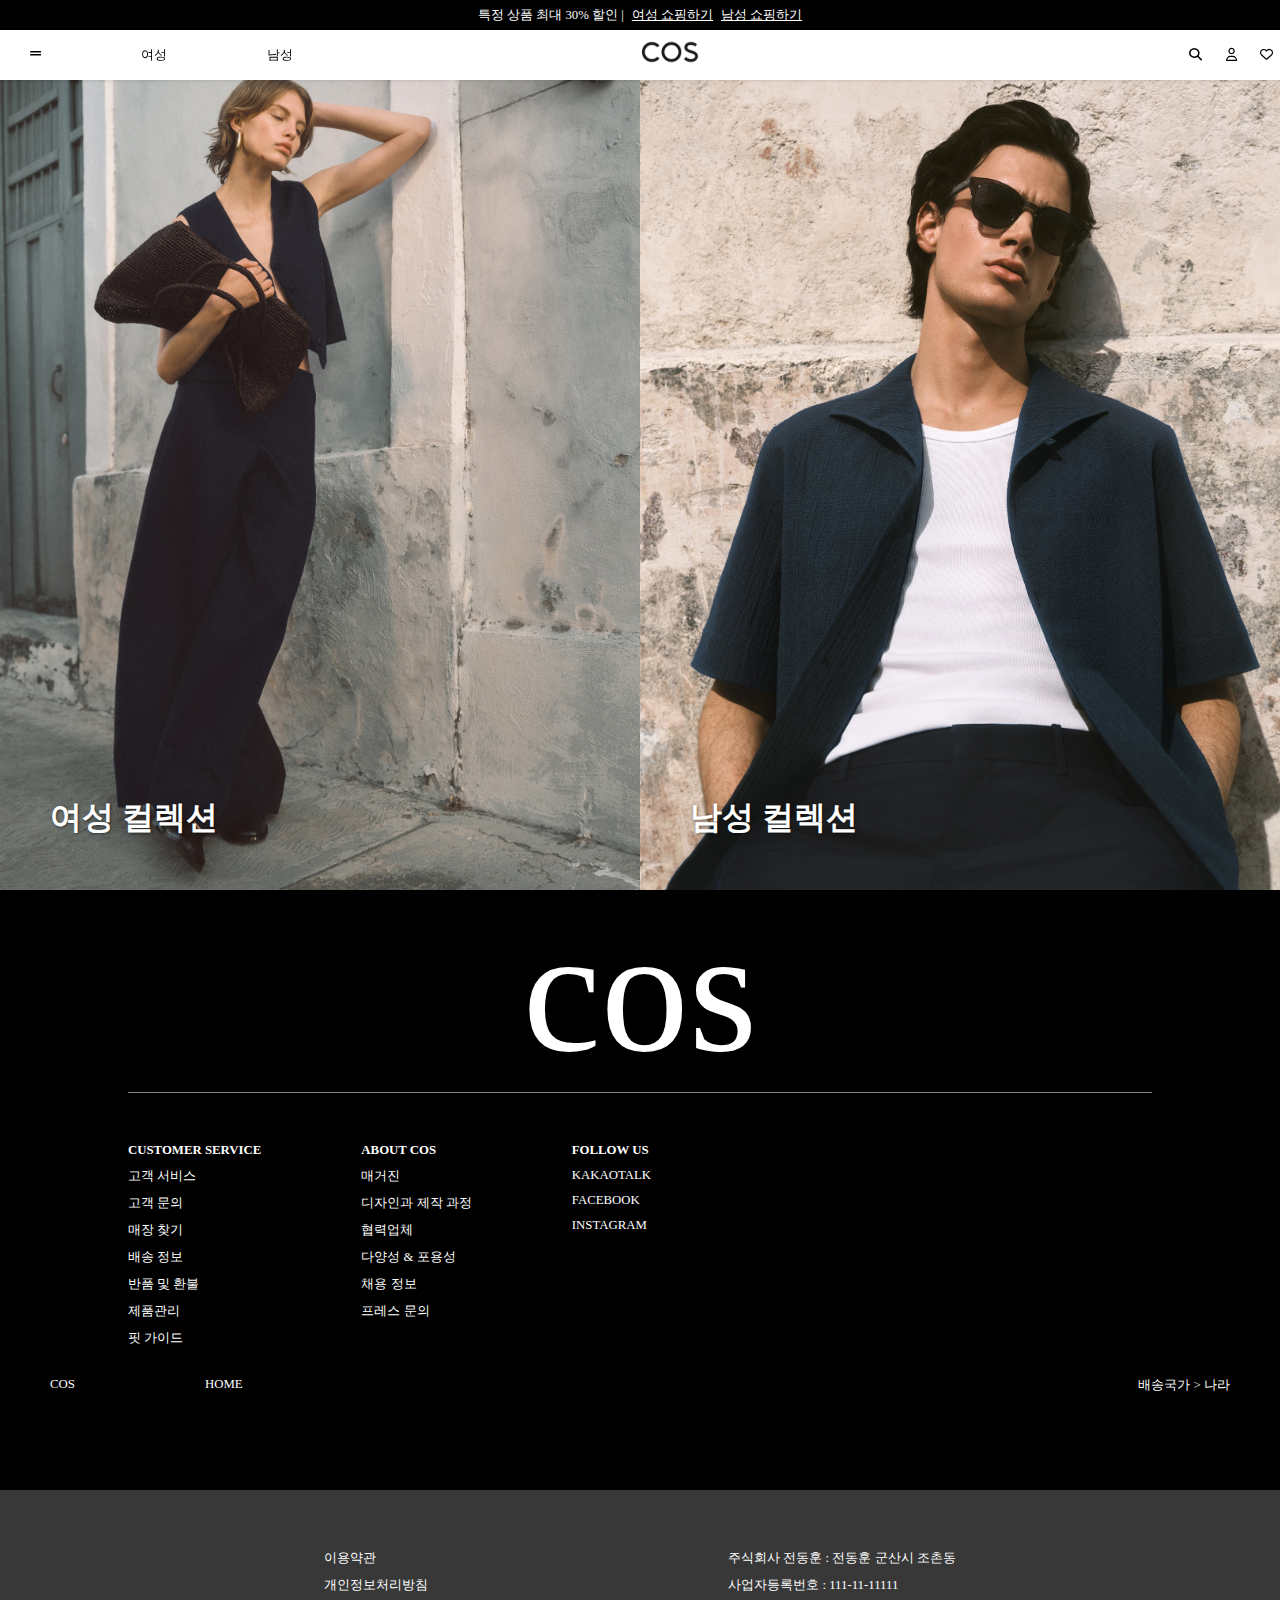
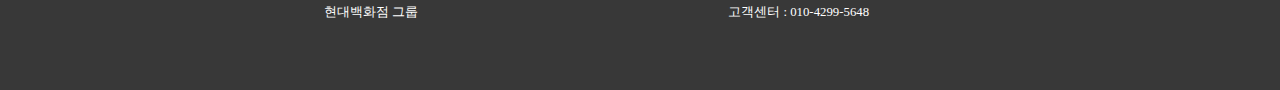
<file: html/index.html>
<!DOCTYPE html>
<html lang="ko">
<head>
  <meta charset="UTF-8" />
  <meta name="viewport" content="width=device-width, initial-scale=1.0" />
  <link rel="stylesheet" href="https://cdnjs.cloudflare.com/ajax/libs/font-awesome/6.5.0/css/all.min.css">
  <title>COS 스타일 쇼핑몰</title>
  <link rel="stylesheet" href="../css/style.css" />
</head>
<body>
  <header>
     <div class="discount-pop-up">
        <div>특정 상품 최대 30% 할인 |</div>
        <span><a href="#">여성 쇼핑하기</a></span>
        <span><a href="#">남성 쇼핑하기</a></span>
     </div>
     <div class="nav">
        <div class="nav-menu">
          <div class="nav-menu__button">
            <button id="menu-open" class="nav-menu__button">
              <i class="fa-solid fa-grip-lines"></i>
            </button>
          </div>
          <div class="nav-menu__item nav-menu__item--women">
            <a href="#">여성</a>
          </div>
          <div class="nav-menu__item nav-menu__item--men">
            <a href="#">남성</a>
          </div>
        </div>
        <div class="nav-title">
          <img src="../images/cos-title.jpg" width="80" alt="COS 로고">
        </div>
        <div class="nav-item">
          <a href="#"><i class="fa-solid fa-magnifying-glass"></i></a>
          <!-- 로그인이 안 되어 있으면 로그인으로 이동 -->
          <a href="#" id="login-btn"><i class="fa-regular fa-user"></i></a> 
          <a href="#"><i class="fa-regular fa-heart"></i></a>
          <a href="#"><i class="fa-solid fa-cart-shopping"></i></a>
        </div>
     </div>
  </header>

  <section class="collection-section">
    <div class="collection left">
      <a href="product_list.html?category=women">
        <div class="overlay">
          <span>여성 컬렉션</span>
        </div>
      </a>
    </div>
    <div class="collection right">
      <a href="product_list.html?category=men">
        <div class="overlay">
          <span>남성 컬렉션</span>
        </div>
      </a>
    </div>
  </section>

  <footer>
    <div class="footer-box">
      <div class="footer__logo">cos</div>
      <div class="footer__menu">
        <div class="footer__section footer__section--customer">
          <div class="container-title">CUSTOMER SERVICE</div>
          <div><a href="#">고객 서비스</a></div>
          <div><a href="#">고객 문의</a></div>
          <div><a href="#">매장 찾기</a></div>
          <div><a href="#">배송 정보</a></div>
          <div><a href="#">반품 및 환불</a></div>
          <div><a href="#">제품관리</a></div>
          <div><a href="#">핏 가이드</a></div>
        </div>
        <div class="footer__section footer__section--about">
          <div class="container-title">ABOUT COS</div>
          <div><a href="#">매거진</a></div>
          <div><a href="#">디자인과 제작 과정</a></div>
          <div><a href="#">협력업체</a></div>
          <div><a href="#">다양성 & 포용성</a></div>
          <div><a href="#">채용 정보</a></div>
          <div><a href="#">프레스 문의</a></div>
        </div>
        <div class="footer__section footer__section--social">
          <div class="container-title">FOLLOW US</div>
          <div><a href="#">KAKAOTALK</a></div>
          <div><a href="#">FACEBOOK</a></div>
          <div><a href="#">INSTAGRAM</a></div>
        </div>
      </div>
      <div class="footer-location">
        <div class="go-home">
          <div>COS</div>
          <div><a href="#">HOME</a></div>
        </div>
        <div class="delivery-country">
          <a href="#">배송국가 > 나라</a>
        </div>
      </div>
    </div>
    <div class="footer-second-box">
      <div class="terms-of-use">
        <div><a href="#">이용약관</a></div>
        <div><a href="#">개인정보처리방침</a></div>
        <div><a href="#">현대백화점 그룹</a></div>
      </div>
      <div class="address">
        <div>주식회사 전동훈 : 전동훈 군산시 조촌동</div>
        <div>사업자등록번호 : 111-11-11111</div>
        <div>고객센터 : 010-4299-5648</div>
      </div>
    </div>
  </footer>

  <!-- 오버레이 메뉴 -->
<div id="overlay-menu" class="overlay-menu">
  <div class="overlay-menu__header">
    <button id="menu-close" class="overlay-menu__close">&times;</button>
    <div class="overlay-menu__nav">
      <span>여성</span>
      <span>남성</span>
    </div>
  </div>

  <div class="overlay-menu__inner">
    <div class="overlay-menu__column">
      <strong>CLOTHING</strong>
      <div>신상품</div>
      <div>트렌딩 나우</div>
      <div>셔츠 & 블라우스</div>
      <div>니트웨어 & 가디건</div>
      <div>진</div>
    </div>
    <div class="overlay-menu__column">
      <strong>ACCESSORIES</strong>
      <div>가방</div>
      <div>신발</div>
      <div>모자 & 하이브리드</div>
    </div>
    <div class="overlay-menu__column">
      <strong>EDITS</strong>
      <div>2025 봄 여름 컬렉션</div>
      <div>리넨 컬렉션</div>
      <div>온라인 익스클루시브</div>
    </div>
  </div>
</div>

<!-- 로그인 모달 -->
<div class="modal" id="login-modal">
  <div class="modal__content">
    <button class="modal__close" id="login-close">&times;</button>
    <div class="modal__title">
      <div>로그인</div>
      <div><a href="#" id="go-signup">회원가입</a></div>
    </div>
    
    <label for="login-id" class="login__label">아이디 또는 이메일</label>
    <input type="text" id="login-id" name="login-id">

    <label for="login-pw" class="login__label">비밀번호</label>
    <input type="password" id="login-pw" name="login-pw">

    <button class="modal__submit">로그인</button>
    <div class="login__info__find">
      <div class="login__info__find__id"><a>아이디 찾기</a></div>
      <div class="login__info__find__password"><a>비밀번호 찾기</a></div>
    </div>
    <div class="login__sns">SNS 계정을 연동해 간편하게 로그인해보세요</div>
    <div class="login__sns__method">
      <button id="login__kakao">
        <img src="../images/kakao.png" width="15px;">카카오톡
      </button>
      <button id="login__naver">
        <img src="../images/naver.png" width="15px;">네이버
      </button>
    </div>
    <div class="guest__order__inquiry"><a>비회원주문조회</a></div>
  </div>
</div>

<!-- 회원가입 모달 -->
<div class="modal" id="signup-modal">
  <div class="modal__content">
    <button class="modal__close" id="signup-close">&times;</button>
    <div class="modal__title">
      <div>회원가입</div>
    </div>

    <form id="signup-form">
      <label class="signup__label" for="signup-username">아이디</label>
      <input type="text" id="signup-username" required>

      <label class="signup__label" for="signup-email">이메일</label>
      <input type="email" id="signup-email" required>

      <label class="signup__label" for="signup-password">비밀번호</label>
      <input type="password" id="signup-password" required>

      <label class="signup__label" for="signup-confirm">비밀번호 확인</label>
      <input type="password" id="signup-confirm" required>

      <label class="signup__label" for="signup-username">전화번호</label>
      <input type="text" id="signup-username" required>

      <button type="submit" class="modal__submit">가입하기</button>
    </form>
  </div>
</div>

<script>
  const loginBtn = document.getElementById("login-btn");
  const loginModal = document.getElementById("login-modal");
  const loginClose = document.getElementById("login-close");

  const signupModal = document.getElementById("signup-modal");
  const signupClose = document.getElementById("signup-close");
  const goSignup = document.getElementById("go-signup");

  // 로그인 모달 열기
  loginBtn.addEventListener("click", () => {
    loginModal.style.display = "flex";
  });

  // 로그인 모달 닫기
  loginClose.addEventListener("click", () => {
    loginModal.style.display = "none";
  });

  // 바깥 영역 클릭 시 닫기
  window.addEventListener("click", (e) => {
    if (e.target === loginModal) loginModal.style.display = "none";
    if (e.target === signupModal) signupModal.style.display = "none";
  });

  // 로그인 → 회원가입 이동
  goSignup.addEventListener("click", (e) => {
    e.preventDefault();
    loginModal.style.display = "none";
    signupModal.style.display = "flex";
  });

  // 회원가입 모달 닫기
  signupClose.addEventListener("click", () => {
    signupModal.style.display = "none";
  });
</script>

</body>
</html>
</file>
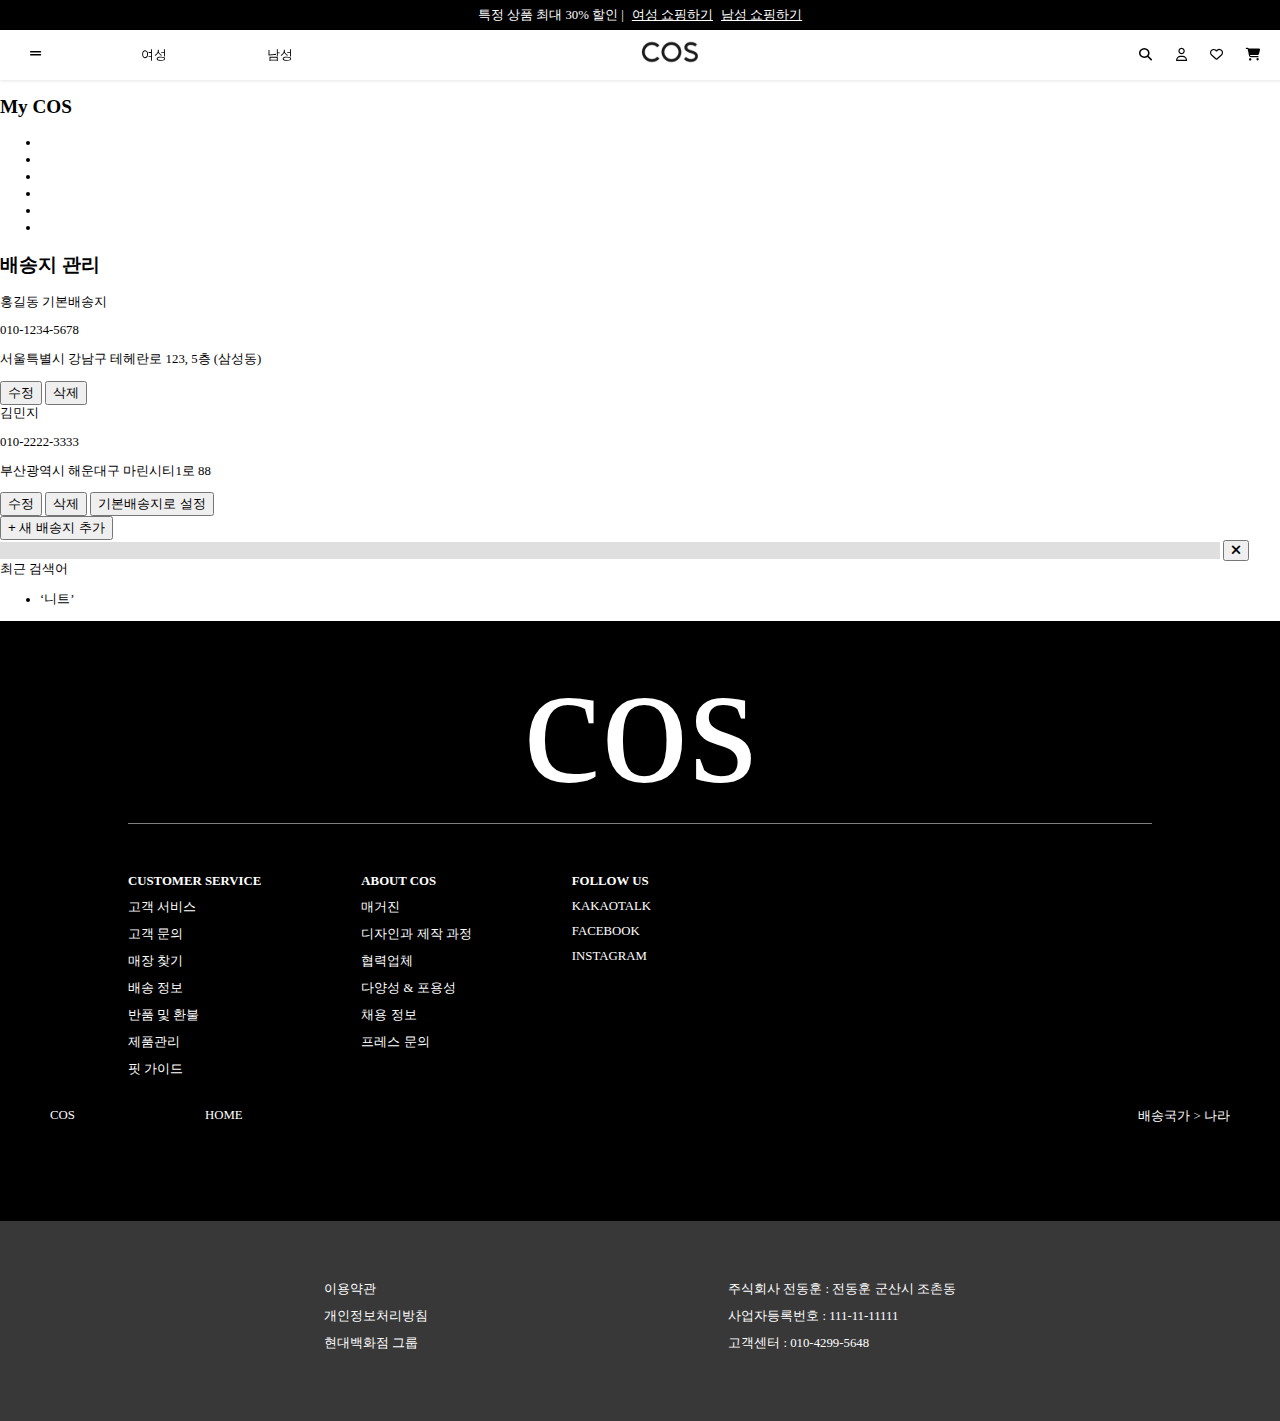
<file: html/address_manage.html>
<!DOCTYPE html>
<html lang="en">
<head>
    <meta charset="UTF-8">
    <meta name="viewport" content="width=device-width, initial-scale=1.0">
    <title>주소록 | COS 스타일 쇼핑몰</title>
    <link rel="stylesheet" href="../css/style.css" />
    <link rel="stylesheet" href="https://cdnjs.cloudflare.com/ajax/libs/font-awesome/6.5.0/css/all.min.css" />
    <script src="../js/common.js" defer></script>
</head>
<body>
    <!-- 헤더 (include 또는 fetch로 불러오는 방식 가능) -->
    <div id="header"></div>

    <main class="mypage">
  <div class="mypage-container">

    <!-- 좌측 메뉴 -->
    <nav class="mypage-nav">
      <h2>My COS</h2>
      <ul>
        <li><a href="my_page.html">회원정보</a></li>
        <li><a href="order_list.html">주문/배송</a></li>
        <li><a href="wishlist.html">위시리스트</a></li>
        <li class="active"><a href="address_manage.html">배송지관리</a></li>
        <li><a href="inquiry_list.html">1:1 문의</a></li>
        <li><a href="#" id="logoutBtn">로그아웃</a></li>
      </ul>
    </nav>

    <!-- 우측 배송지 관리 -->
    <section class="mypage-content address-manage">
      <h2>배송지 관리</h2>

      <div class="address-list">

  <!-- ✅ 기본 배송지 (맨 위) -->
  <div class="address-card">
    <div class="address-header">
      <span class="address-name">홍길동</span>
      <span class="address-default">기본배송지</span>
    </div>
    <div class="address-info">
      <p>010-1234-5678</p>
      <p>서울특별시 강남구 테헤란로 123, 5층 (삼성동)</p>
    </div>
    <div class="address-buttons">
      <button class="btn-edit">수정</button>
      <button class="btn-delete">삭제</button>
    </div>
  </div>

  <!-- ✅ 일반 배송지 (기본으로 변경 가능) -->
  <div class="address-card">
    <div class="address-header">
      <span class="address-name">김민지</span>
    </div>
    <div class="address-info">
      <p>010-2222-3333</p>
      <p>부산광역시 해운대구 마린시티1로 88</p>
    </div>
    <div class="address-buttons">
      <button class="btn-edit">수정</button>
      <button class="btn-delete">삭제</button>
      <button class="btn-set-default">기본배송지로 설정</button>
    </div>
  </div>

  <!-- 🔁 나머지도 같은 구조 반복 -->
</div>


      <div class="address-add-btn">
        <button>+ 새 배송지 추가</button>
      </div>
    </section>
  </div>

  <!-- 오버레이 메뉴 -->
<div id="overlay-menu" class="overlay-menu">
  <div class="overlay-menu__header">
    <button id="menu-close" class="overlay-menu__close">&times;</button>
    <div class="overlay-menu__nav">
      <span>여성</span>
      <span>남성</span>
    </div>
  </div>

  <div class="overlay-menu__inner">
    <div class="overlay-menu__column">
      <strong>CLOTHING</strong>
      <a href="product_list.html?category=new">신상품</a>
      <a href="product_list.html?category=trending">트렌딩 나우</a>
      <a href="product_list.html?category=shirts">셔츠 & 블라우스</a>
      <a href="product_list.html?category=knit">니트웨어 & 가디건</a>
      <a href="product_list.html?category=jeans">진</a>
    </div>

    <div class="overlay-menu__column">
      <strong>ACCESSORIES</strong>
      <a href="product_list.html?category=bag">가방</a>
      <a href="product_list.html?category=shoes">신발</a>
      <a href="product_list.html?category=hat">모자 & 하이브리드</a>
    </div>

    <div class="overlay-menu__column">
      <strong>EDITS</strong>
      <a href="product_list.html?category=spring2025">2025 봄 여름 컬렉션</a>
      <a href="product_list.html?category=linen">리넨 컬렉션</a>
      <a href="product_list.html?category=exclusive">온라인 익스클루시브</a>
    </div>
  </div>
</div>

<!-- 검색창 오버레이 -->
<div id="search-overlay" class="search-overlay">
  <div class="search-header">
    <input type="text" id="search-input"/>
    <button id="search-close"><i class="fa-solid fa-xmark"></i></button>
  </div>

  <div class="search-section">
    <div class="search-label">최근 검색어</div>
    <ul class="search-list" id="recent-searches">
      <li>‘니트’</li>
    </ul>
  </div>
</div>

<!-- 로그인 모달 -->
<div class="modal" id="login-modal">
  <div class="modal__content">
    <button class="modal__close" id="login-close">&times;</button>
    <div class="modal__title">
      <div>로그인</div>
      <div><a href="#" id="go-signup">회원가입</a></div>
    </div>
    
    <label for="login-id" class="login__label">아이디 또는 이메일</label>
    <input type="text" id="login-id" name="login-id">

    <label for="login-pw" class="login__label">비밀번호</label>
    <input type="password" id="login-pw" name="login-pw">

    <button class="modal__submit">로그인</button>
    <div class="login__info__find">
      <div class="login__info__find__id"><a>아이디 찾기</a></div>
      <div class="login__info__find__password"><a>비밀번호 찾기</a></div>
    </div>
    <div class="login__sns">SNS 계정을 연동해 간편하게 로그인해보세요</div>
    <div class="login__sns__method">
      <button id="login__kakao">
        <img src="../images/kakao.png" width="15px;">카카오톡
      </button>
      <button id="login__naver">
        <img src="../images/naver.png" width="15px;">네이버
      </button>
    </div>
    <div class="guest__order__inquiry"><a>비회원주문조회</a></div>
  </div>
</div>

<!-- 회원가입 모달 -->
<div class="modal" id="signup-modal">
  <div class="modal__content">
    <button class="modal__close" id="signup-close">&times;</button>
    <div class="modal__title">
      <div>회원가입</div>
    </div>

    <form id="signup-form">
      <label class="signup__label" for="signup-username">아이디</label>
      <input type="text" id="signup-username" required>

      <label class="signup__label" for="signup-password">비밀번호</label>
      <input type="password" id="signup-password" required>

      <label class="signup__label" for="signup-confirm">비밀번호 확인</label>
      <input type="password" id="signup-confirm" required>

      <label class="signup__label" for="signup-email">이메일</label>
      <input type="email" id="signup-email" required>

      <label class="signup__label" for="signup-username">전화번호</label>
      <input type="text" id="signup-username" required>

      <button type="submit" class="modal__submit">가입하기</button>
    </form>
  </div>
</div>
</main>

    <!-- 푸터 -->
    <div id="footer"></div>
</body>
<script>
    // header/footer 공통 컴포넌트 불러오기
    fetch("header.html")
      .then(res => res.text())
      .then(data => document.getElementById("header").innerHTML = data);

    fetch("footer.html")
      .then(res => res.text())
      .then(data => document.getElementById("footer").innerHTML = data);

    // product_detail.js
    document.getElementById("add-to-cart")?.addEventListener("click", () => {
    // 나중엔 실제 장바구니에 데이터 저장 추가 가능
    location.href = "cart.html";  // 또는 basketList.html
});

        document.querySelectorAll(".btn-set-default").forEach(button => {
        button.addEventListener("click", () => {
            // 예: 서버에 기본 배송지 변경 요청 후
            // DOM 업데이트: 선택한 .address-card를 제일 위로 올리기
        });
        });
    </script>
</html>
</file>
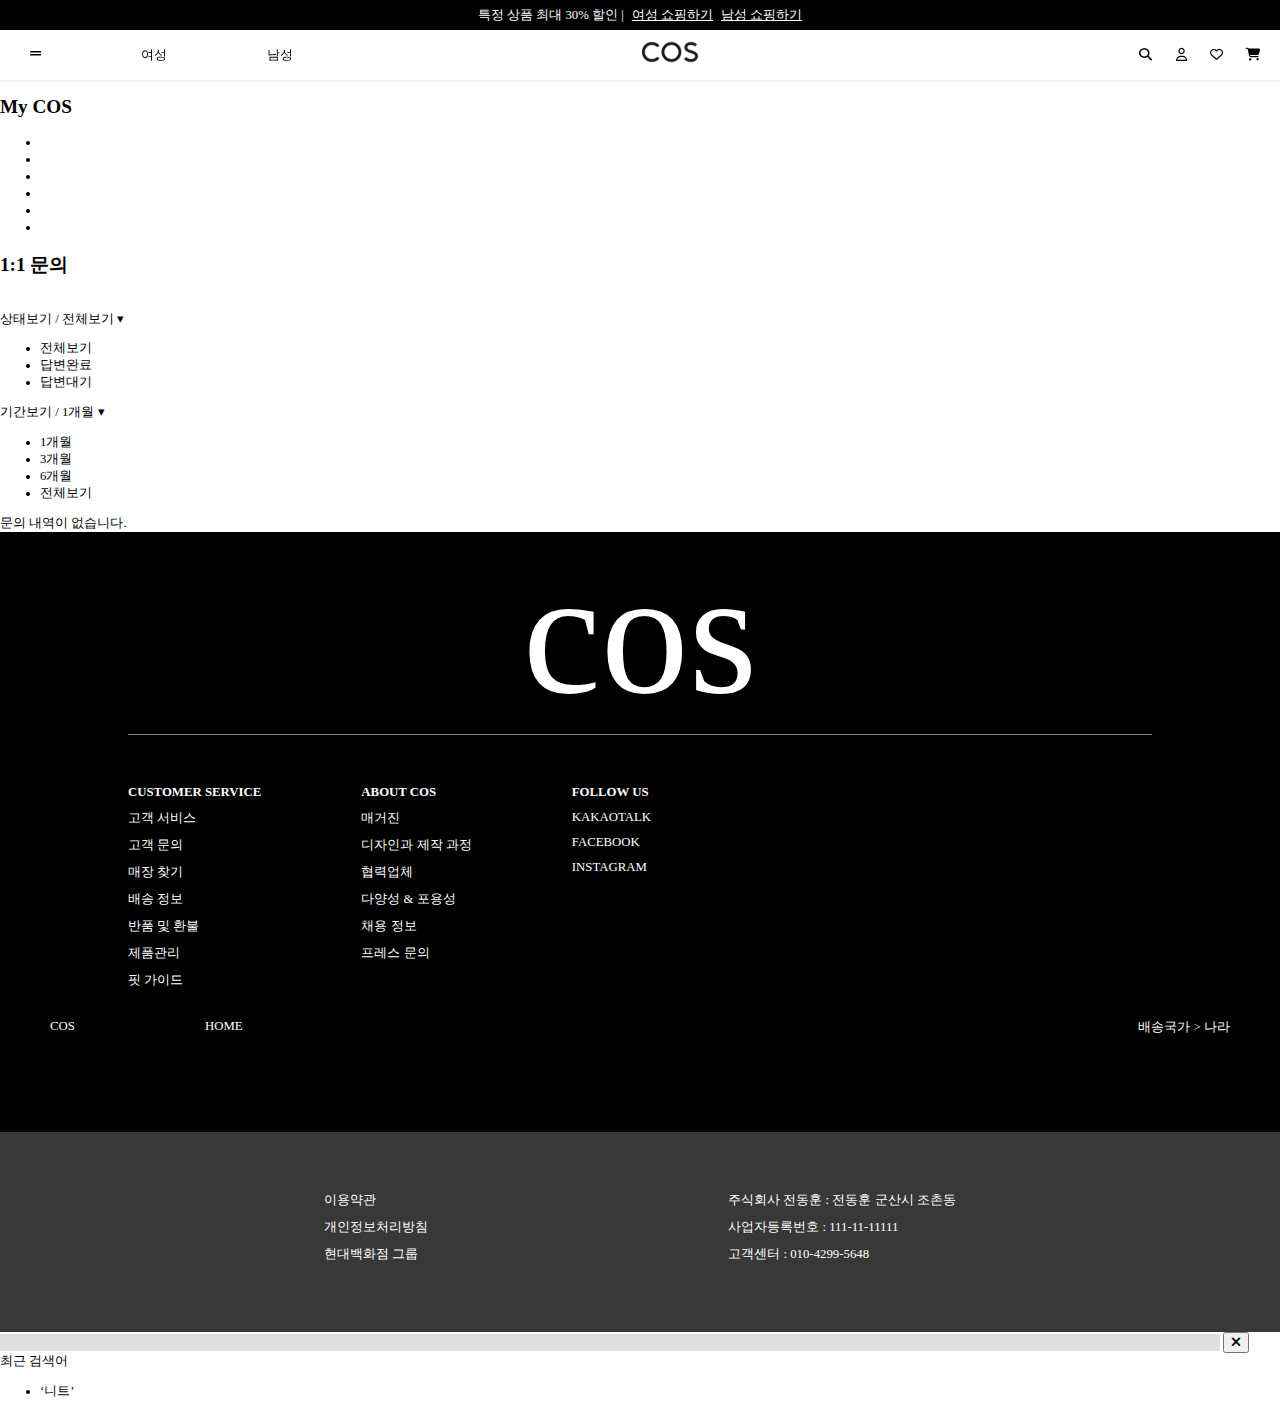
<file: html/inquiry_list.html>
<!DOCTYPE html>
<html lang="en">
<head>
    <meta charset="UTF-8">
    <meta name="viewport" content="width=device-width, initial-scale=1.0">
    <title>1:1 문의 | COS 스타일 쇼핑몰</title>
    <link rel="stylesheet" href="../css/style.css" />
    <link rel="stylesheet" href="https://cdnjs.cloudflare.com/ajax/libs/font-awesome/6.5.0/css/all.min.css" />
    <script src="../js/common.js" defer></script>
</head>
<body>
    <!-- 헤더 (include 또는 fetch로 불러오는 방식 가능) -->
    <div id="header"></div>

    <main class="mypage">
  <div class="mypage-container">

    <!-- 좌측 메뉴 -->
    <nav class="mypage-nav">
      <h2>My COS</h2>
      <ul>
        <li><a href="my_page.html">회원정보</a></li>
        <li><a href="order_list.html">주문/배송</a></li>
        <li><a href="wishlist.html">위시리스트</a></li>
        <li><a href="address_manage.html">배송지관리</a></li>
        <li  class="active"><a href="inquiry_list.html">1:1 문의</a></li>
        <li><a href="#" id="logoutBtn">로그아웃</a></li>
      </ul>
    </nav>

    <!-- 우측 1:1 문의 리스트 -->
    <section class="mypage-content">
      <div class="inquiry-header">
        <h2>1:1 문의</h2>
        <a href="inquiry_write.html" class="inquiry-write-btn">1:1 문의하기</a>
      </div>

      <div class="inquiry-filters">
  <!-- 상태 필터 -->
  <div class="filter-box">
    <div class="filter-selected" id="statusFilter">상태보기 / 전체보기 ▾</div>
    <ul class="filter-dropdown" id="statusDropdown">
      <li class="active">전체보기</li>
      <li>답변완료</li>
      <li>답변대기</li>
    </ul>
  </div>

  <!-- 기간 필터 -->
  <div class="filter-box">
    <div class="filter-selected" id="periodFilter">기간보기 / 1개월 ▾</div>
    <ul class="filter-dropdown" id="periodDropdown">
      <li class="active">1개월</li>
      <li>3개월</li>
      <li>6개월</li>
      <li>전체보기</li>
    </ul>
  </div>
</div>

      <!-- ✅ 문의가 없을 때 -->
      <div class="inquiry-empty">
        문의 내역이 없습니다.
      </div>

      <!-- ✅ 문의가 있을 때는 아래 테이블 -->
      <!-- <table class="inquiry-table">
        <thead>
          <tr>
            <th>문의일</th>
            <th>문의유형</th>
            <th>제목</th>
            <th>답변여부</th>
          </tr>
        </thead>
        <tbody>
          <tr>
            <td>2024-06-01</td>
            <td>배송문의</td>
            <td><a href="inquiry_detail.html?no=101">상품 배송이 지연되고 있어요</a></td>
            <td>답변완료</td>
          </tr>
        </tbody>
      </table> -->
    </section>
  </div>

  <!-- 오버레이 메뉴 -->
<div id="overlay-menu" class="overlay-menu">
  <div class="overlay-menu__header">
    <button id="menu-close" class="overlay-menu__close">&times;</button>
    <div class="overlay-menu__nav">
      <span>여성</span>
      <span>남성</span>
    </div>
  </div>

  <div class="overlay-menu__inner">
    <div class="overlay-menu__column">
      <strong>CLOTHING</strong>
      <a href="product_list.html?category=new">신상품</a>
      <a href="product_list.html?category=trending">트렌딩 나우</a>
      <a href="product_list.html?category=shirts">셔츠 & 블라우스</a>
      <a href="product_list.html?category=knit">니트웨어 & 가디건</a>
      <a href="product_list.html?category=jeans">진</a>
    </div>

    <div class="overlay-menu__column">
      <strong>ACCESSORIES</strong>
      <a href="product_list.html?category=bag">가방</a>
      <a href="product_list.html?category=shoes">신발</a>
      <a href="product_list.html?category=hat">모자 & 하이브리드</a>
    </div>

    <div class="overlay-menu__column">
      <strong>EDITS</strong>
      <a href="product_list.html?category=spring2025">2025 봄 여름 컬렉션</a>
      <a href="product_list.html?category=linen">리넨 컬렉션</a>
      <a href="product_list.html?category=exclusive">온라인 익스클루시브</a>
    </div>
  </div>
</div>

<!-- 푸터 -->
    <div id="footer"></div>

<!-- 검색창 오버레이 -->
<div id="search-overlay" class="search-overlay">
  <div class="search-header">
    <input type="text" id="search-input"/>
    <button id="search-close"><i class="fa-solid fa-xmark"></i></button>
  </div>

  <div class="search-section">
    <div class="search-label">최근 검색어</div>
    <ul class="search-list" id="recent-searches">
      <li>‘니트’</li>
    </ul>
  </div>
</div>

<!-- 로그인 모달 -->
<div class="modal" id="login-modal">
  <div class="modal__content">
    <button class="modal__close" id="login-close">&times;</button>
    <div class="modal__title">
      <div>로그인</div>
      <div><a href="#" id="go-signup">회원가입</a></div>
    </div>
    
    <label for="login-id" class="login__label">아이디 또는 이메일</label>
    <input type="text" id="login-id" name="login-id">

    <label for="login-pw" class="login__label">비밀번호</label>
    <input type="password" id="login-pw" name="login-pw">

    <button class="modal__submit">로그인</button>
    <div class="login__info__find">
      <div class="login__info__find__id"><a>아이디 찾기</a></div>
      <div class="login__info__find__password"><a>비밀번호 찾기</a></div>
    </div>
    <div class="login__sns">SNS 계정을 연동해 간편하게 로그인해보세요</div>
    <div class="login__sns__method">
      <button id="login__kakao">
        <img src="../images/kakao.png" width="15px;">카카오톡
      </button>
      <button id="login__naver">
        <img src="../images/naver.png" width="15px;">네이버
      </button>
    </div>
    <div class="guest__order__inquiry"><a>비회원주문조회</a></div>
  </div>
</div>

<!-- 회원가입 모달 -->
<div class="modal" id="signup-modal">
  <div class="modal__content">
    <button class="modal__close" id="signup-close">&times;</button>
    <div class="modal__title">
      <div>회원가입</div>
    </div>

    <form id="signup-form">
      <label class="signup__label" for="signup-username">아이디</label>
      <input type="text" id="signup-username" required>

      <label class="signup__label" for="signup-password">비밀번호</label>
      <input type="password" id="signup-password" required>

      <label class="signup__label" for="signup-confirm">비밀번호 확인</label>
      <input type="password" id="signup-confirm" required>

      <label class="signup__label" for="signup-email">이메일</label>
      <input type="email" id="signup-email" required>

      <label class="signup__label" for="signup-username">전화번호</label>
      <input type="text" id="signup-username" required>

      <button type="submit" class="modal__submit">가입하기</button>
    </form>
  </div>
</div>
</main>
</body>
<script>
    // header/footer 공통 컴포넌트 불러오기
    fetch("header.html")
      .then(res => res.text())
      .then(data => document.getElementById("header").innerHTML = data);

    fetch("footer.html")
      .then(res => res.text())
      .then(data => document.getElementById("footer").innerHTML = data);

    // product_detail.js
    document.getElementById("add-to-cart")?.addEventListener("click", () => {
    // 나중엔 실제 장바구니에 데이터 저장 추가 가능
    location.href = "cart.html";  // 또는 basketList.html
});

    // 드롭다운 열기/닫기
document.getElementById("statusFilter").addEventListener("click", () => {
  document.getElementById("statusDropdown").classList.toggle("show");
});
document.getElementById("periodFilter").addEventListener("click", () => {
  document.getElementById("periodDropdown").classList.toggle("show");
});

// 외부 클릭 시 닫기
document.addEventListener("click", (e) => {
  if (!e.target.closest(".filter-box")) {
    document.querySelectorAll(".filter-dropdown").forEach(drop => drop.classList.remove("show"));
  }
});

// ✅ 상태 필터 항목 클릭 시
document.querySelectorAll("#statusDropdown li").forEach(item => {
  item.addEventListener("click", () => {
    const value = item.innerText;
    document.getElementById("statusFilter").innerText = `상태보기 / ${value} ▾`;

    // 필터 로직 실행
    // filterByStatus(value);
  });
});

// ✅ 기간 필터 항목 클릭 시
document.querySelectorAll("#periodDropdown li").forEach(item => {
  item.addEventListener("click", () => {
    const value = item.innerText;
    document.getElementById("periodFilter").innerText = `기간보기 / ${value} ▾`;

    // 필터 로직 실행
    // filterByPeriod(value);
  });
});

</script>
</html>
</file>
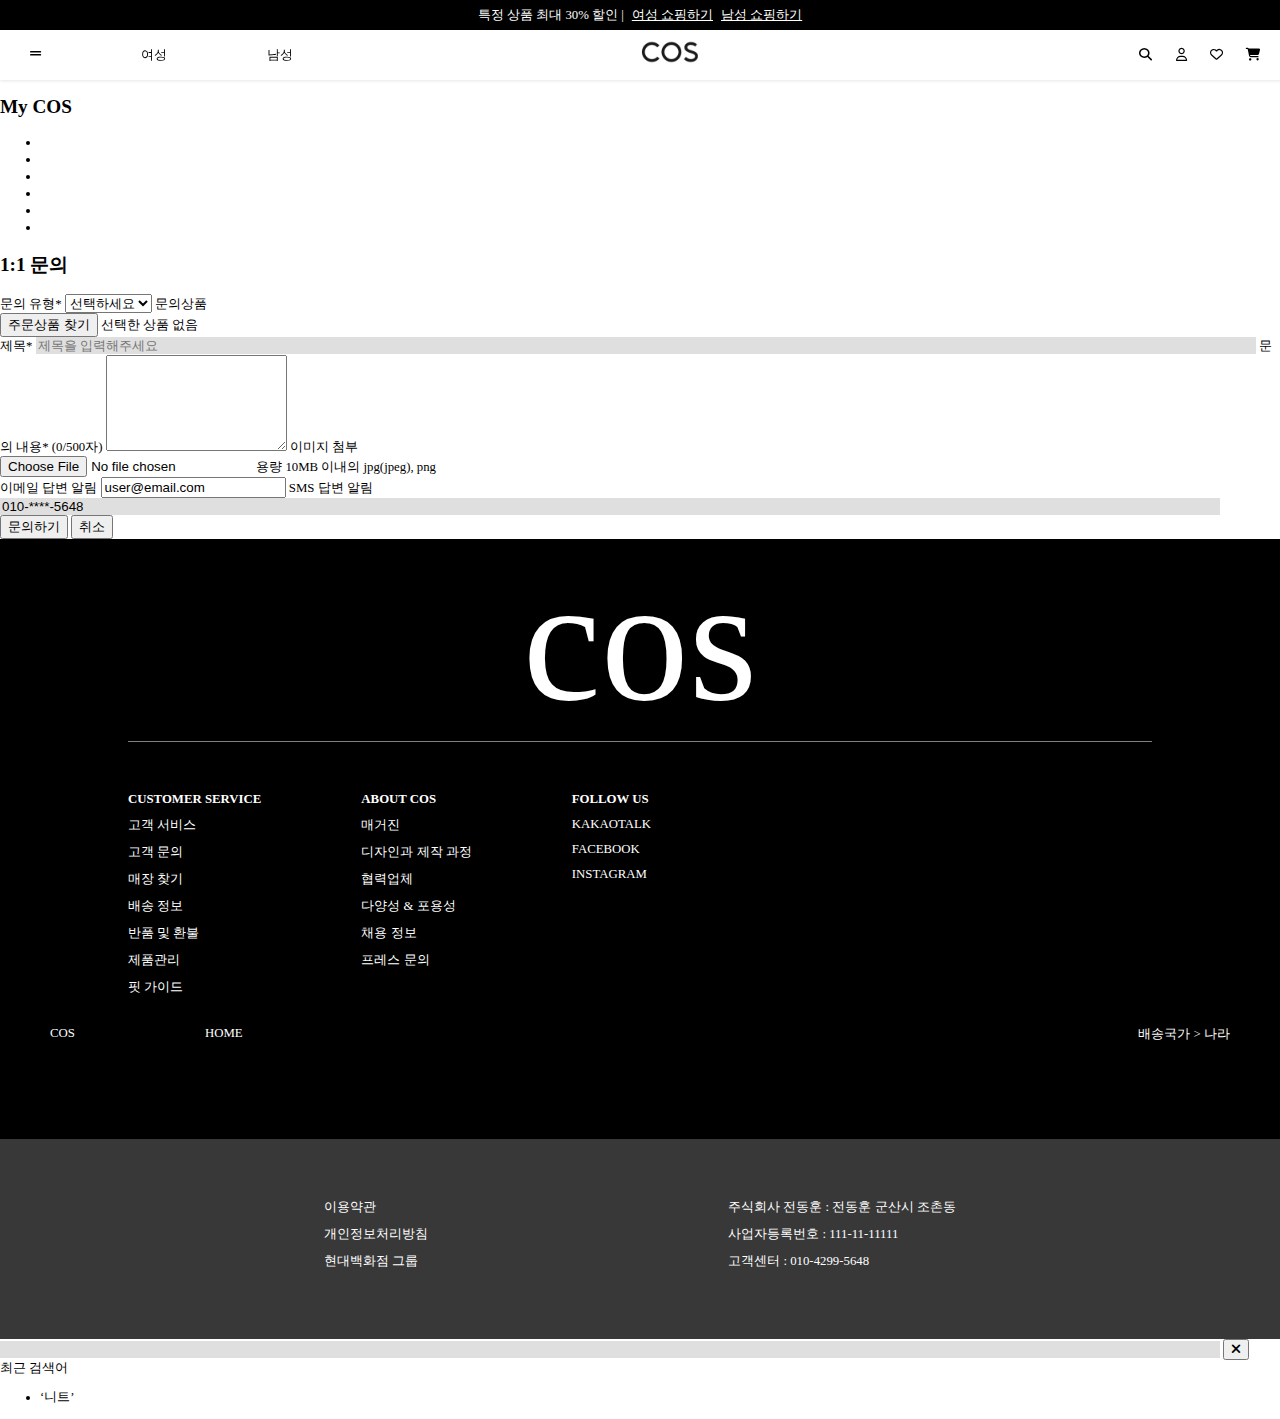
<file: html/inquiry_write.html>
<!DOCTYPE html>
<html lang="en">
<head>
    <meta charset="UTF-8">
    <meta name="viewport" content="width=device-width, initial-scale=1.0">
        <title>1:1 문의 작성 | COS 스타일 쇼핑몰</title>
    <link rel="stylesheet" href="../css/style.css" />
    <link rel="stylesheet" href="https://cdnjs.cloudflare.com/ajax/libs/font-awesome/6.5.0/css/all.min.css" />
    <script src="../js/common.js" defer></script>
</head>
<body>
    <!-- 헤더 (include 또는 fetch로 불러오는 방식 가능) -->
    <div id="header"></div>

    <main class="mypage">
  <div class="mypage-container">
    <!-- 좌측 네비게이션 -->
    <nav class="mypage-nav">
      <h2>My COS</h2>
      <ul>
        <li><a href="my_page.html">회원정보</a></li>
        <li><a href="order_list.html">주문/배송</a></li>
        <li><a href="wishlist.html">위시리스트</a></li>
        <li><a href="address_manage.html">배송지관리</a></li>
        <li class="active"><a href="inquiry_list.html">1:1 문의</a></li>
        <li><a href="#" id="logoutBtn">로그아웃</a></li>
      </ul>
    </nav>

    <!-- 문의 작성 영역 -->
    <section class="mypage-content inquiry-write">
      <h2>1:1 문의</h2>

      <form class="inquiry-form">
        <!-- 문의 유형 -->
        <label for="category">문의 유형*</label>
        <select id="category" required>
          <option value="">선택하세요</option>
          <option value="배송문의">배송문의</option>
          <option value="상품문의">상품문의</option>
          <option value="교환/반품">교환/반품</option>
          <option value="기타">기타</option>
        </select>

        <!-- 문의 상품 -->
        <label>문의상품</label>
        <div class="product-select">
          <button type="button">주문상품 찾기</button>
          <span class="product-selected">선택한 상품 없음</span>
        </div>

        <!-- 제목 -->
        <label for="title">제목*</label>
        <input type="text" id="title" required placeholder="제목을 입력해주세요" />

        <!-- 내용 -->
        <label for="content">문의 내용* (0/500자)</label>
        <textarea id="content" rows="6" maxlength="500" required></textarea>

        <!-- 이미지 첨부 -->
        <label>이미지 첨부</label>
        <div class="file-box">
          <input type="file" accept=".jpg,.jpeg,.png" />
          <span>용량 10MB 이내의 jpg(jpeg), png</span>
        </div>

        <!-- 답변 연락처 -->
        <label>이메일 답변 알림</label>
        <input type="email" value="user@email.com" />

        <label>SMS 답변 알림</label>
        <input type="text" value="010-****-5648" />

        <!-- 버튼 -->
        <div class="form-buttons">
          <button type="submit" class="submit-btn">문의하기</button>
          <button type="reset" class="cancel-btn">취소</button>
        </div>
      </form>
    </section>
  </div>
</main>

    <!-- 푸터 -->
    <div id="footer"></div>
    
<!-- 검색창 오버레이 -->
<div id="search-overlay" class="search-overlay">
  <div class="search-header">
    <input type="text" id="search-input"/>
    <button id="search-close"><i class="fa-solid fa-xmark"></i></button>
  </div>

  <div class="search-section">
    <div class="search-label">최근 검색어</div>
    <ul class="search-list" id="recent-searches">
      <li>‘니트’</li>
    </ul>
  </div>
</div>

<!-- 로그인 모달 -->
<div class="modal" id="login-modal">
  <div class="modal__content">
    <button class="modal__close" id="login-close">&times;</button>
    <div class="modal__title">
      <div>로그인</div>
      <div><a href="#" id="go-signup">회원가입</a></div>
    </div>
    
    <label for="login-id" class="login__label">아이디 또는 이메일</label>
    <input type="text" id="login-id" name="login-id">

    <label for="login-pw" class="login__label">비밀번호</label>
    <input type="password" id="login-pw" name="login-pw">

    <button class="modal__submit">로그인</button>
    <div class="login__info__find">
      <div class="login__info__find__id"><a>아이디 찾기</a></div>
      <div class="login__info__find__password"><a>비밀번호 찾기</a></div>
    </div>
    <div class="login__sns">SNS 계정을 연동해 간편하게 로그인해보세요</div>
    <div class="login__sns__method">
      <button id="login__kakao">
        <img src="../images/kakao.png" width="15px;">카카오톡
      </button>
      <button id="login__naver">
        <img src="../images/naver.png" width="15px;">네이버
      </button>
    </div>
    <div class="guest__order__inquiry"><a>비회원주문조회</a></div>
  </div>
</div>

<!-- 회원가입 모달 -->
<div class="modal" id="signup-modal">
  <div class="modal__content">
    <button class="modal__close" id="signup-close">&times;</button>
    <div class="modal__title">
      <div>회원가입</div>
    </div>

    <form id="signup-form">
      <label class="signup__label" for="signup-username">아이디</label>
      <input type="text" id="signup-username" required>

      <label class="signup__label" for="signup-password">비밀번호</label>
      <input type="password" id="signup-password" required>

      <label class="signup__label" for="signup-confirm">비밀번호 확인</label>
      <input type="password" id="signup-confirm" required>

      <label class="signup__label" for="signup-email">이메일</label>
      <input type="email" id="signup-email" required>

      <label class="signup__label" for="signup-username">전화번호</label>
      <input type="text" id="signup-username" required>

      <button type="submit" class="modal__submit">가입하기</button>
    </form>
  </div>
</div>
</body>
</html>
</file>
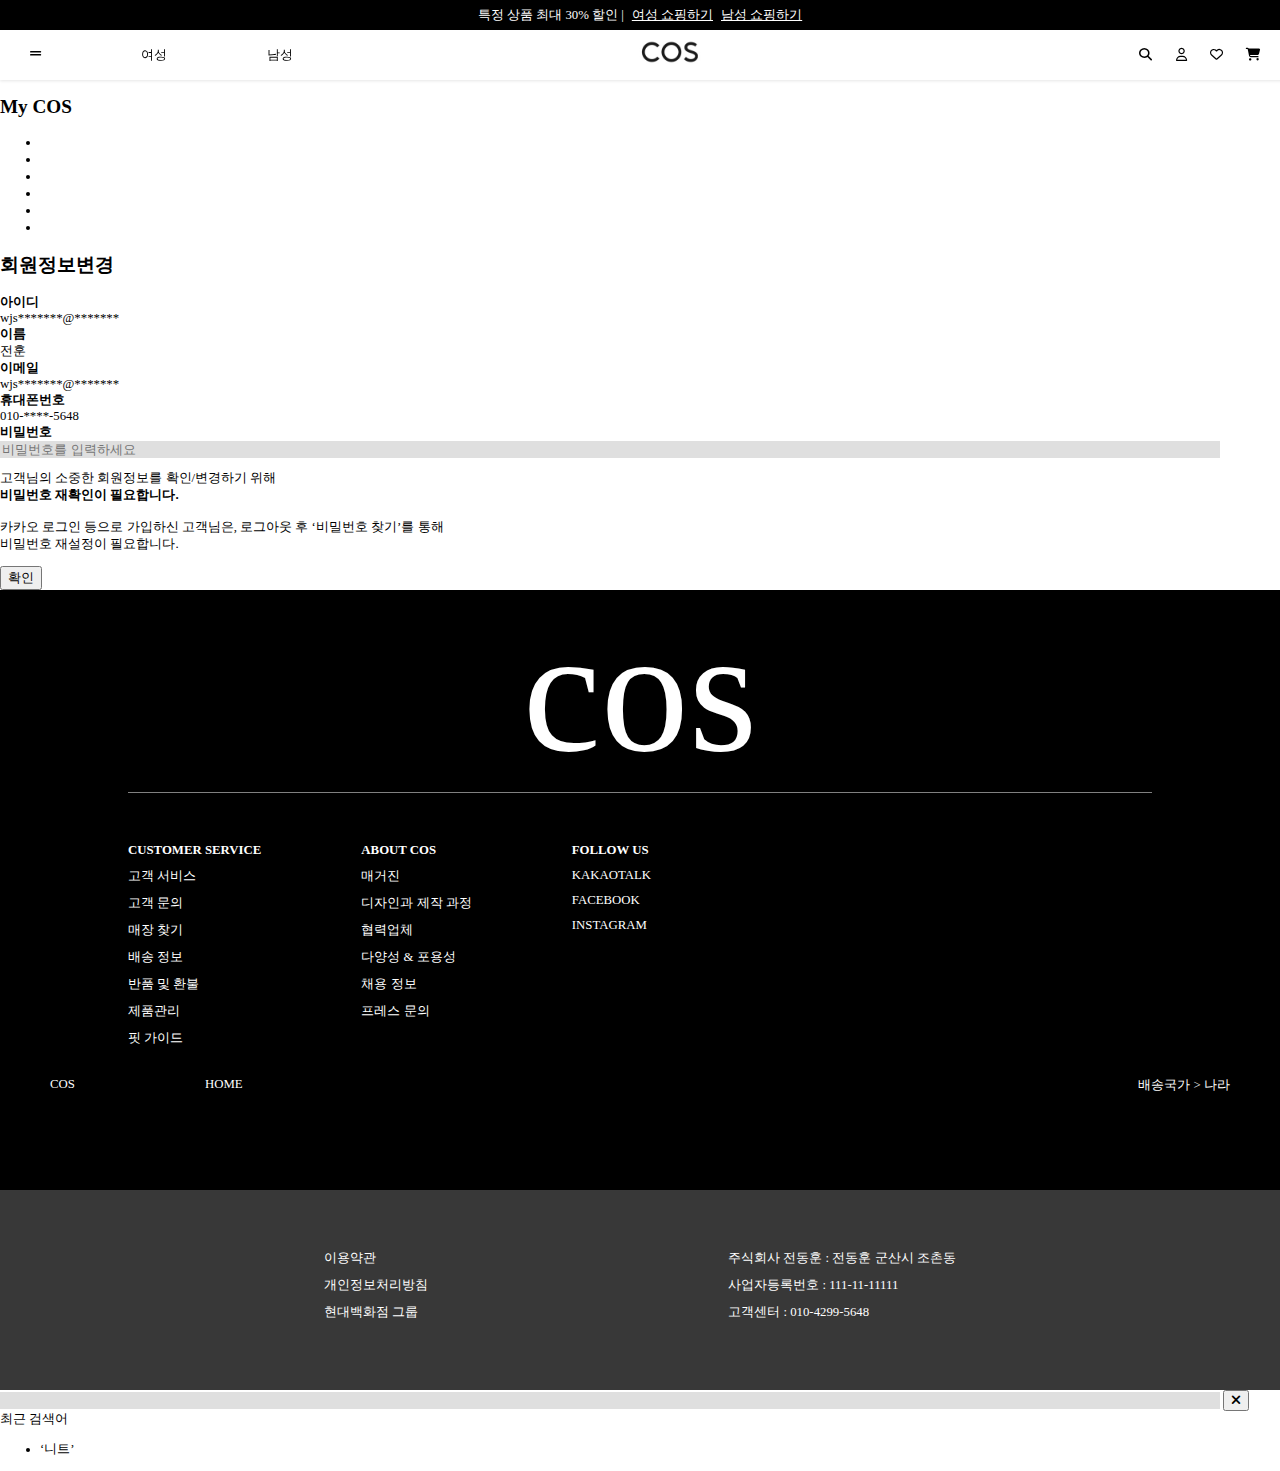
<file: html/my_page.html>
<!DOCTYPE html>
<html lang="en">
<head>
    <meta charset="UTF-8">
    <meta name="viewport" content="width=device-width, initial-scale=1.0">
    <title>회원정보 | COS 스타일 쇼핑몰</title>
    <link rel="stylesheet" href="../css/style.css" />
    <link rel="stylesheet" href="https://cdnjs.cloudflare.com/ajax/libs/font-awesome/6.5.0/css/all.min.css" />
    <script src="../js/common.js" defer></script>
</head>
<body>
    <!-- 헤더 (include 또는 fetch로 불러오는 방식 가능) -->
    <div id="header"></div>
        <main class="mypage">
  <div class="mypage-container">
    <!-- 좌측 메뉴 -->
    <nav class="mypage-nav">
      <h2>My COS</h2>
      <ul>
        <li class="active"><a href="my_page.html">회원정보</a></li>
        <li><a href="order_list.html">주문/배송</a></li>
        <li><a href="wishlist.html">위시리스트</a></li>
        <li><a href="address_manage.html">배송지 관리</a></li>
        <li><a href="inquiry_list.html">1:1 문의</a></li>
        <li><a href="#" id="logoutBtn">로그아웃</a></li>
      </ul>
    </nav>

    <!-- 우측 회원 정보 -->
    <section class="mypage-info">
      <h2>회원정보변경</h2>

      <strong>아이디</strong>
      <div class="info-row"> wjs*******@*******</div>
      <strong>이름</strong>
      <div class="info-row"> 전훈</div>
      <strong>이메일</strong>
      <div class="info-row"> wjs*******@*******</div>
      <strong>휴대폰번호</strong>
      <div class="info-row"> 010-****-5648</div>

      <strong>비밀번호</strong>
      <div class="info-row">
        <input type="password" placeholder="비밀번호를 입력하세요" />
      </div>

      <p class="info-guide">
        고객님의 소중한 회원정보를 확인/변경하기 위해<br>
        <strong>비밀번호 재확인이 필요합니다.</strong><br><br>
        카카오 로그인 등으로 가입하신 고객님은, 로그아웃 후 ‘비밀번호 찾기’를 통해<br>
        비밀번호 재설정이 필요합니다.
      </p>

      <button class="confirm-button">확인</button>
    </section>
  </div>
</main>


    <!-- 푸터 -->
    <div id="footer"></div>

    <!-- 오버레이 메뉴 -->
<div id="overlay-menu" class="overlay-menu">
  <div class="overlay-menu__header">
    <button id="menu-close" class="overlay-menu__close">&times;</button>
    <div class="overlay-menu__nav">
      <span>여성</span>
      <span>남성</span>
    </div>
  </div>

  <div class="overlay-menu__inner">
    <div class="overlay-menu__column">
      <strong>CLOTHING</strong>
      <a href="product_list.html?category=new">신상품</a>
      <a href="product_list.html?category=trending">트렌딩 나우</a>
      <a href="product_list.html?category=shirts">셔츠 & 블라우스</a>
      <a href="product_list.html?category=knit">니트웨어 & 가디건</a>
      <a href="product_list.html?category=jeans">진</a>
    </div>

    <div class="overlay-menu__column">
      <strong>ACCESSORIES</strong>
      <a href="product_list.html?category=bag">가방</a>
      <a href="product_list.html?category=shoes">신발</a>
      <a href="product_list.html?category=hat">모자 & 하이브리드</a>
    </div>

    <div class="overlay-menu__column">
      <strong>EDITS</strong>
      <a href="product_list.html?category=spring2025">2025 봄 여름 컬렉션</a>
      <a href="product_list.html?category=linen">리넨 컬렉션</a>
      <a href="product_list.html?category=exclusive">온라인 익스클루시브</a>
    </div>
  </div>
</div>

<!-- 검색창 오버레이 -->
<div id="search-overlay" class="search-overlay">
  <div class="search-header">
    <input type="text" id="search-input"/>
    <button id="search-close"><i class="fa-solid fa-xmark"></i></button>
  </div>

  <div class="search-section">
    <div class="search-label">최근 검색어</div>
    <ul class="search-list" id="recent-searches">
      <li>‘니트’</li>
    </ul>
  </div>
</div>

<!-- 로그인 모달 -->
<div class="modal" id="login-modal">
  <div class="modal__content">
    <button class="modal__close" id="login-close">&times;</button>
    <div class="modal__title">
      <div>로그인</div>
      <div><a href="#" id="go-signup">회원가입</a></div>
    </div>
    
    <label for="login-id" class="login__label">아이디 또는 이메일</label>
    <input type="text" id="login-id" name="login-id">

    <label for="login-pw" class="login__label">비밀번호</label>
    <input type="password" id="login-pw" name="login-pw">

    <button class="modal__submit">로그인</button>
    <div class="login__info__find">
      <div class="login__info__find__id"><a>아이디 찾기</a></div>
      <div class="login__info__find__password"><a>비밀번호 찾기</a></div>
    </div>
    <div class="login__sns">SNS 계정을 연동해 간편하게 로그인해보세요</div>
    <div class="login__sns__method">
      <button id="login__kakao">
        <img src="../images/kakao.png" width="15px;">카카오톡
      </button>
      <button id="login__naver">
        <img src="../images/naver.png" width="15px;">네이버
      </button>
    </div>
    <div class="guest__order__inquiry"><a>비회원주문조회</a></div>
  </div>
</div>

<!-- 회원가입 모달 -->
<div class="modal" id="signup-modal">
  <div class="modal__content">
    <button class="modal__close" id="signup-close">&times;</button>
    <div class="modal__title">
      <div>회원가입</div>
    </div>

    <form id="signup-form">
      <label class="signup__label" for="signup-username">아이디</label>
      <input type="text" id="signup-username" required>

      <label class="signup__label" for="signup-password">비밀번호</label>
      <input type="password" id="signup-password" required>

      <label class="signup__label" for="signup-confirm">비밀번호 확인</label>
      <input type="password" id="signup-confirm" required>

      <label class="signup__label" for="signup-email">이메일</label>
      <input type="email" id="signup-email" required>

      <label class="signup__label" for="signup-username">전화번호</label>
      <input type="text" id="signup-username" required>

      <button type="submit" class="modal__submit">가입하기</button>
    </form>
  </div>
</div>
</main>
</body>

  <script>
    // header/footer 공통 컴포넌트 불러오기
    fetch("header.html")
      .then(res => res.text())
      .then(data => document.getElementById("header").innerHTML = data);

    fetch("footer.html")
      .then(res => res.text())
      .then(data => document.getElementById("footer").innerHTML = data);

    // product_detail.js
    document.getElementById("add-to-cart")?.addEventListener("click", () => {
    // 나중엔 실제 장바구니에 데이터 저장 추가 가능
    location.href = "cart.html";  // 또는 basketList.html
});

  </script>
</body>
</html>
</file>
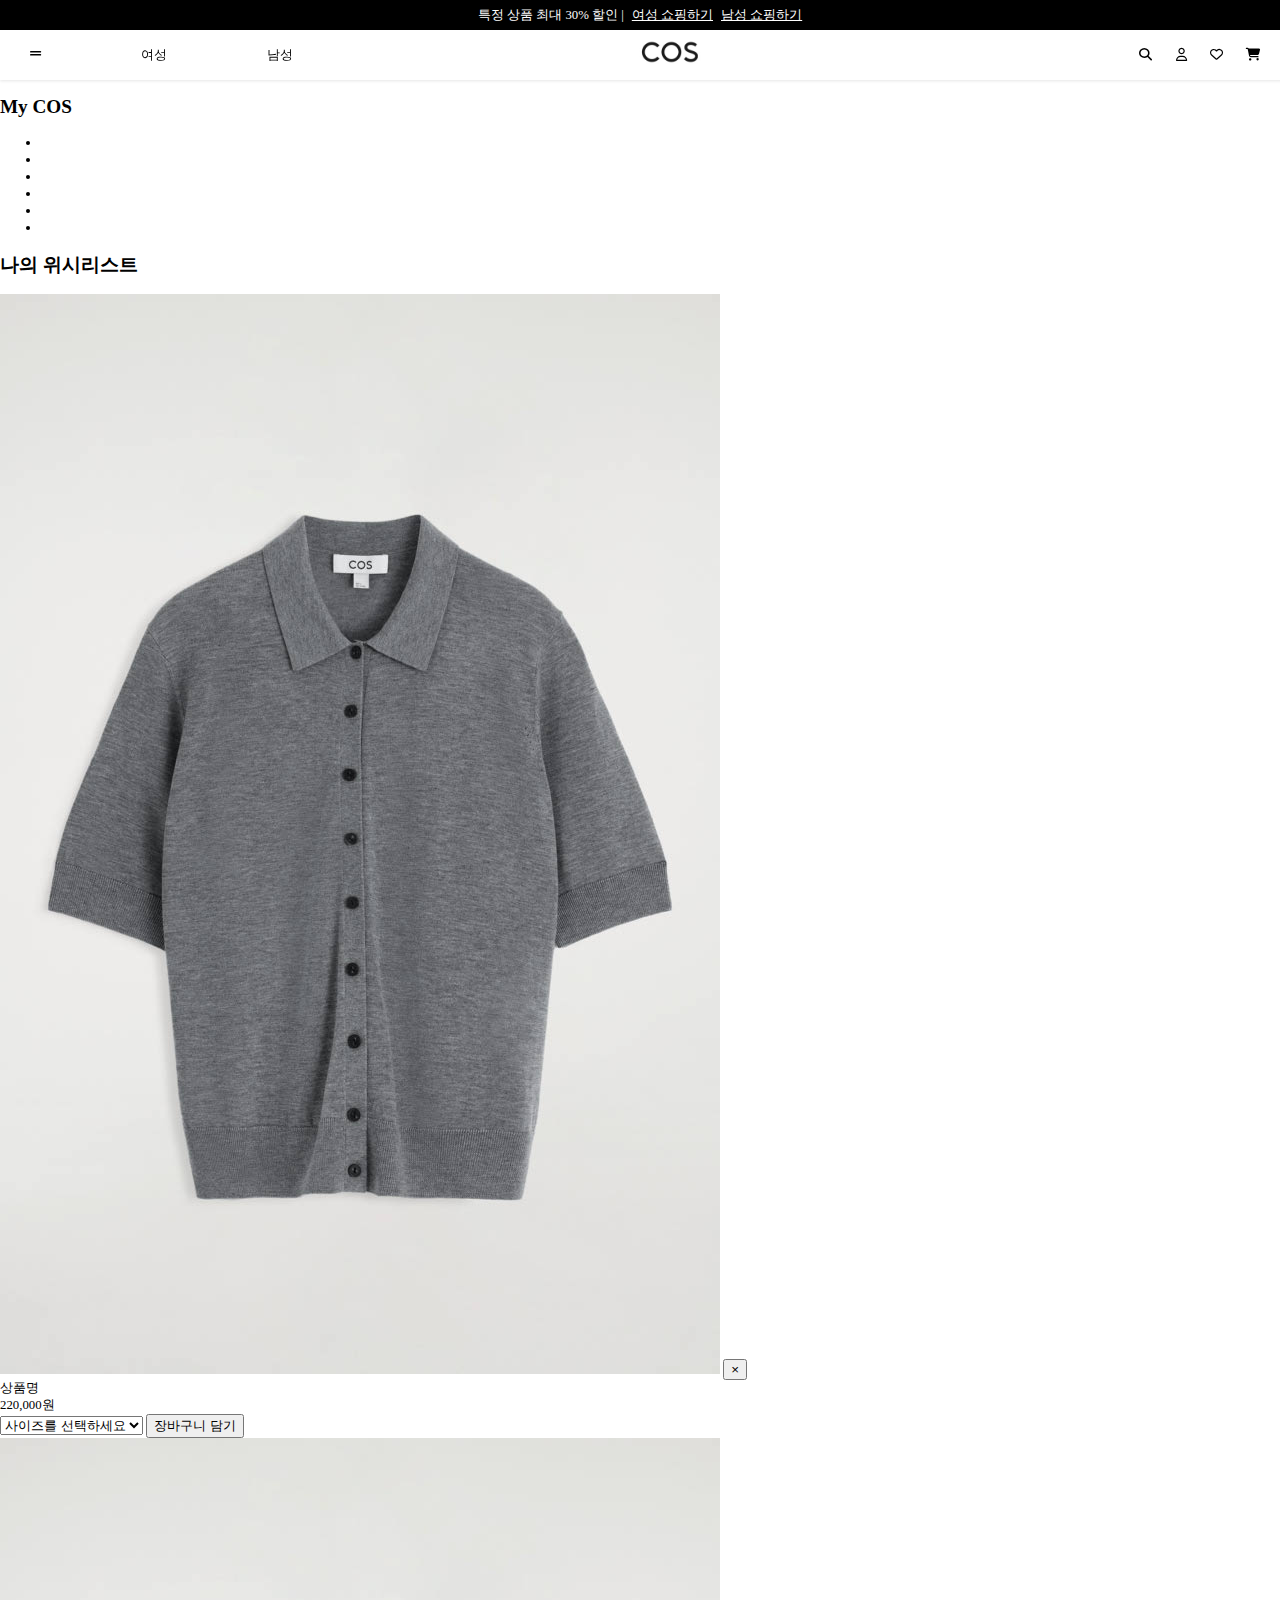
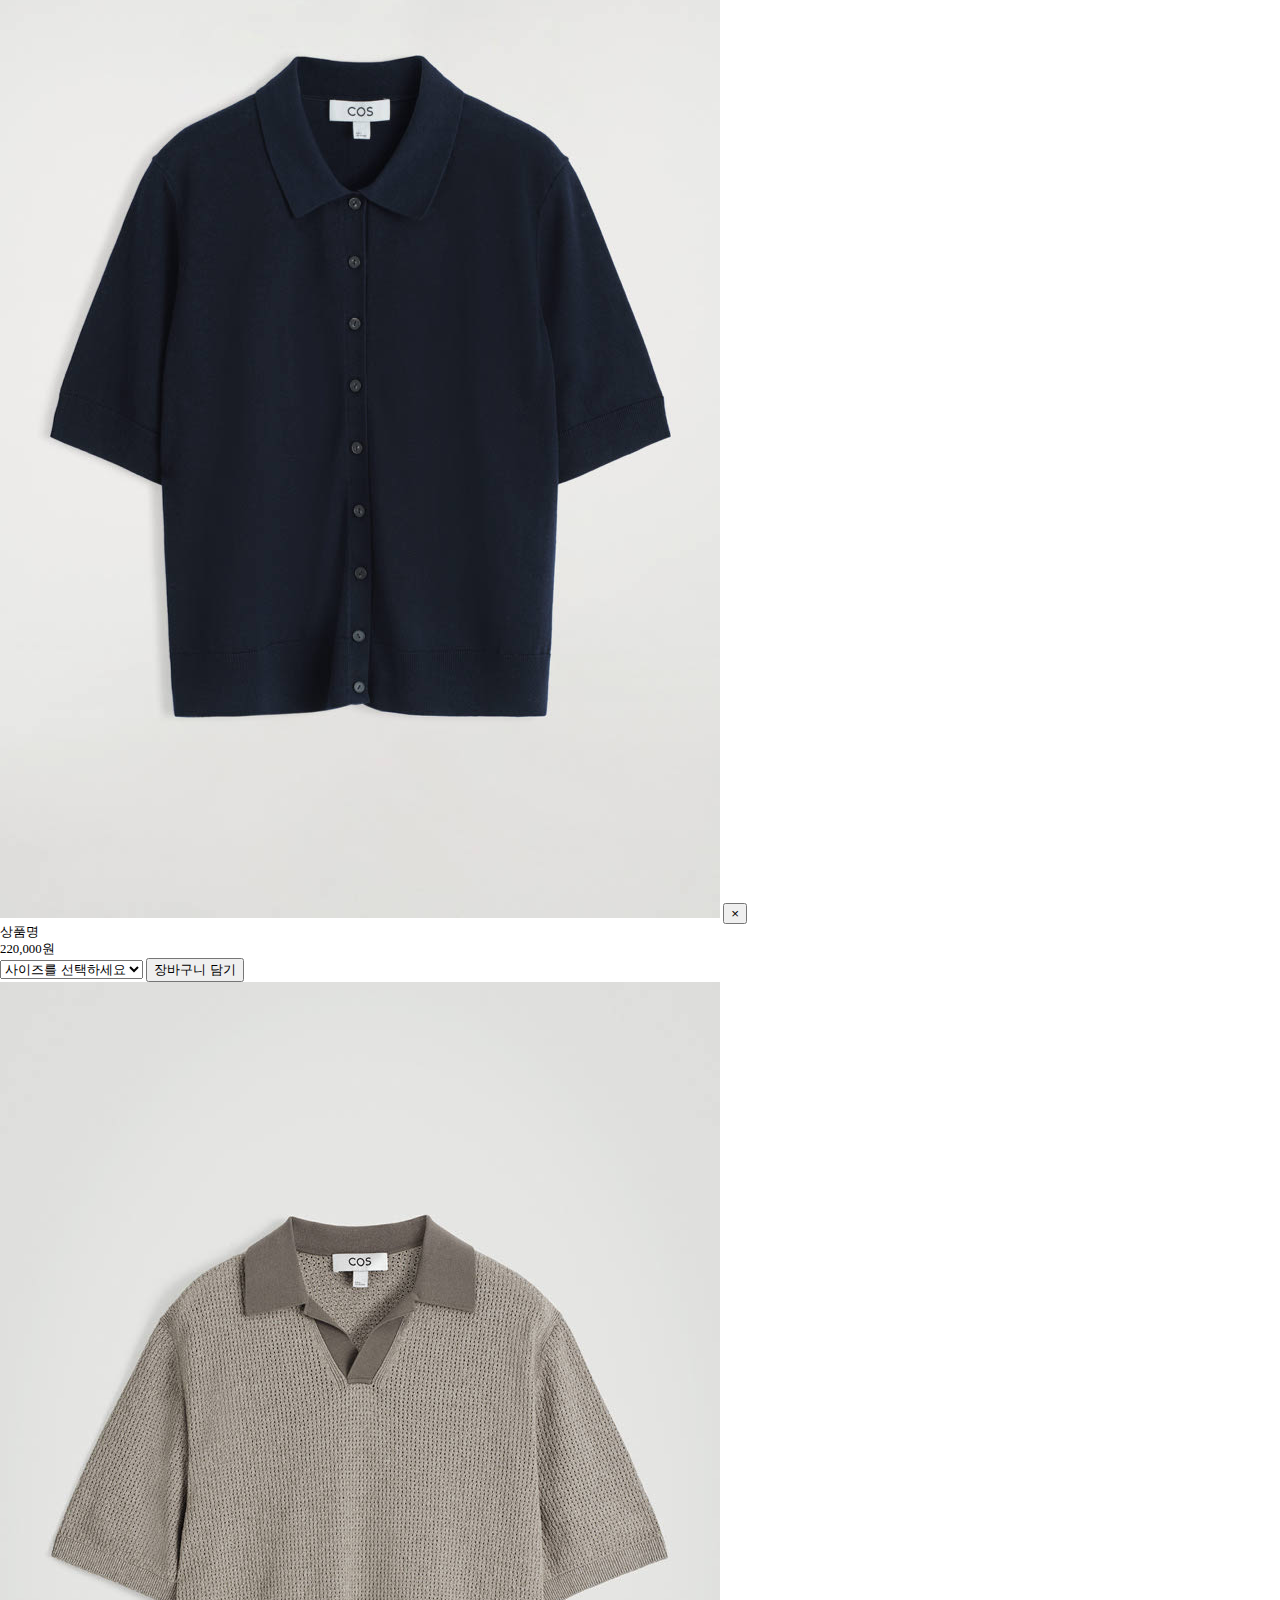
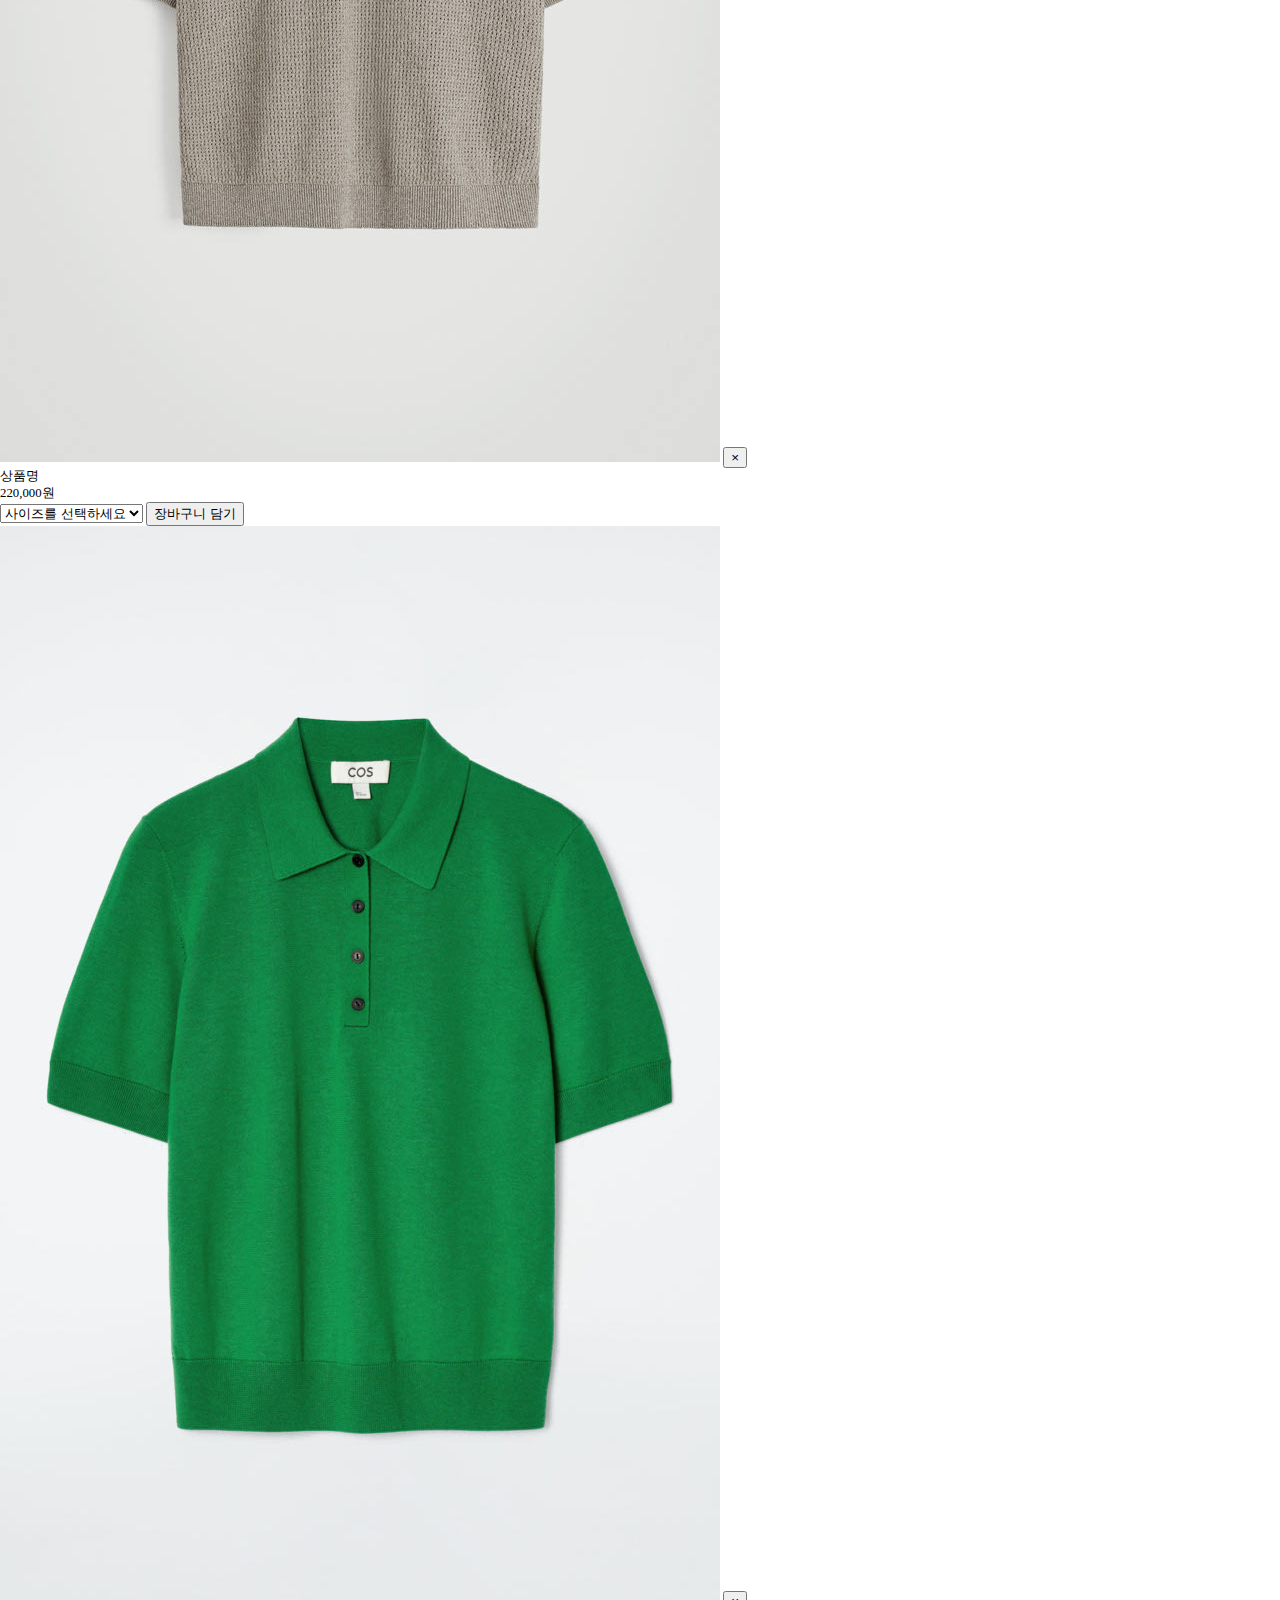
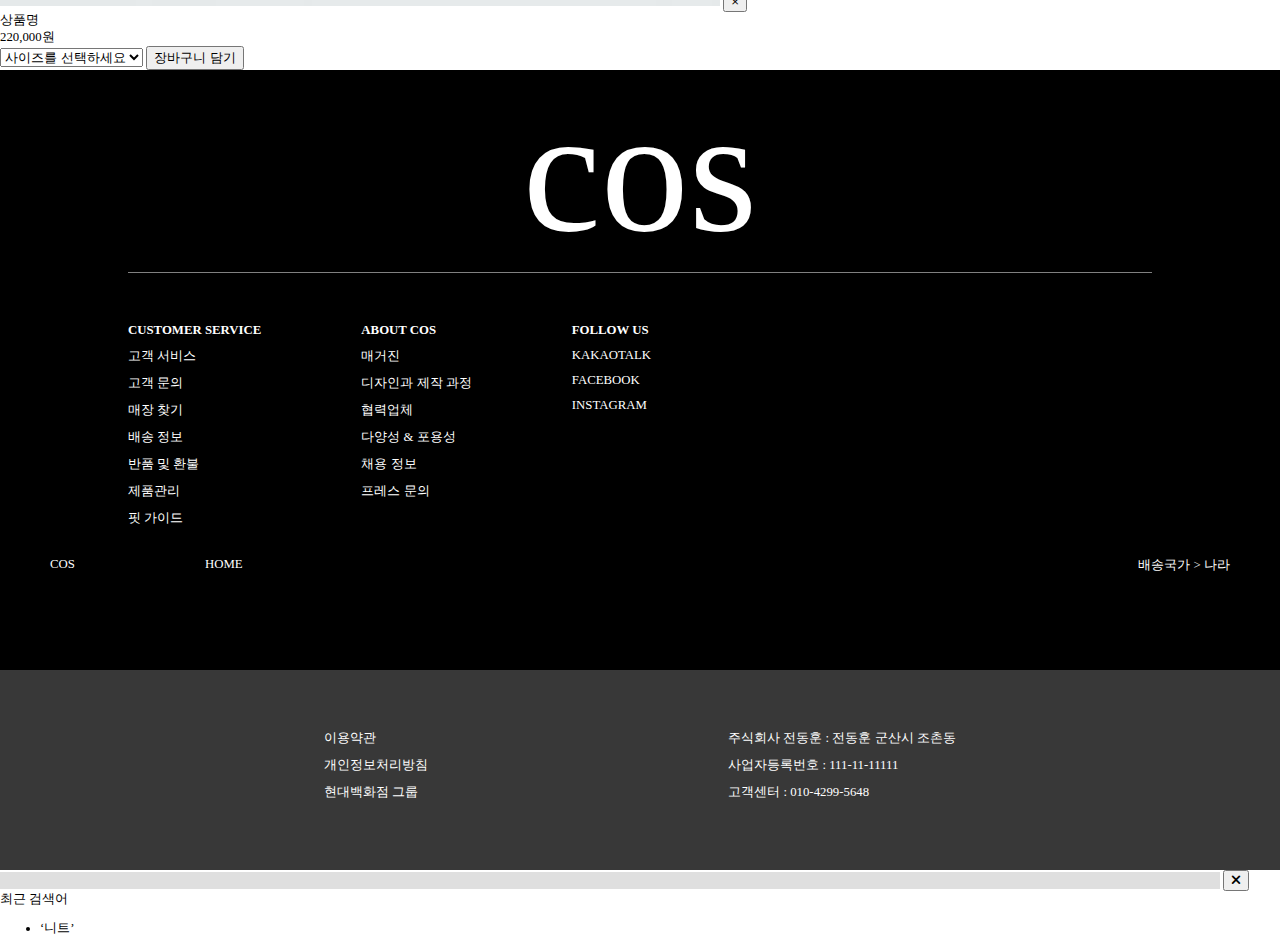
<file: html/wishlist.html>
<!DOCTYPE html>
<html lang="en">
<head>
    <meta charset="UTF-8">
    <meta name="viewport" content="width=device-width, initial-scale=1.0">
    <title>위시리스트 | COS 스타일 쇼핑몰</title>
    <link rel="stylesheet" href="../css/style.css" />
    <link rel="stylesheet" href="https://cdnjs.cloudflare.com/ajax/libs/font-awesome/6.5.0/css/all.min.css" />
    <script src="../js/common.js" defer></script>
</head>
<body>
    <!-- 헤더 (include 또는 fetch로 불러오는 방식 가능) -->
    <div id="header"></div>
  <main class="mypage">
  <div class="mypage-container">
    
    <!-- 좌측 메뉴 -->
    <nav class="mypage-nav">
      <h2>My COS</h2>
      <ul>
        <li><a href="my_page.html">회원정보</a></li>
        <li><a href="order_list.html">주문/배송</a></li>
        <li class="active"><a href="wishlist.html">위시리스트</a></li>
        <li><a href="address_manage.html">배송지관리</a></li>
        <li><a href="inquiry_list.html">1:1 문의</a></li>
        <li><a href="#" id="logoutBtn">로그아웃</a></li>
        <!-- 기타 메뉴 -->
      </ul>
    </nav>

    <!-- 우측 콘텐츠 -->
    <section class="mypage-content wishlist-content">
      <h2 class="wishlist-title">나의 위시리스트</h2>

      <!-- 조건에 따라 아래 두 블록 중 하나만 보여주기 -->

      <!-- ✅ 1) 비어있을 때 -->
      <!-- <div class="wishlist-empty">
        <p>마음에 드는 제품을 저장하고 싶으신가요?<br />
        제품 내 하트 버튼을 눌러 위시리스트에 저장해보세요.</p>
        <a href="product_list.html" class="wishlist-btn">쇼핑하러 가기</a>
      </div> -->

      <!-- ✅ 2) 상품 있을 때 -->
      <div class="wishlist-grid">
        <!-- 🔁 반복 가능 -->
        <div class="wishlist-item">
          <div class="wishlist-image-box">
            <img src="../images/sample1.jpg" alt="상품 이미지" />
            <button class="wishlist-remove">×</button>
          </div>
          <div class="wishlist-name">상품명</div>
          <div class="wishlist-price">220,000원</div>
          <select>
            <option>사이즈를 선택하세요</option>
          </select>
          <button class="wishlist-cart-btn">장바구니 담기</button>
        </div>
        
        <div class="wishlist-item">
          <div class="wishlist-image-box">
            <img src="../images/sample2.jpg" alt="상품 이미지" />
            <button class="wishlist-remove">×</button>
          </div>
          <div class="wishlist-name">상품명</div>
          <div class="wishlist-price">220,000원</div>
          <select>
            <option>사이즈를 선택하세요</option>
          </select>
          <button class="wishlist-cart-btn">장바구니 담기</button>
        </div>

        <div class="wishlist-item">
          <div class="wishlist-image-box">
            <img src="../images/sample3.jpg" alt="상품 이미지" />
            <button class="wishlist-remove">×</button>
          </div>
          <div class="wishlist-name">상품명</div>
          <div class="wishlist-price">220,000원</div>
          <select>
            <option>사이즈를 선택하세요</option>
          </select>
          <button class="wishlist-cart-btn">장바구니 담기</button>
        </div>

        <div class="wishlist-item">
          <div class="wishlist-image-box">
            <img src="../images/sample4.jpg" alt="상품 이미지" />
            <button class="wishlist-remove">×</button>
          </div>
          <div class="wishlist-name">상품명</div>
          <div class="wishlist-price">220,000원</div>
          <select>
            <option>사이즈를 선택하세요</option>
          </select>
          <button class="wishlist-cart-btn">장바구니 담기</button>
        </div>
      </div>
      </div>
    </section>
  </div>
</main>


    <!-- 푸터 -->
    <div id="footer"></div>

    <!-- 오버레이 메뉴 -->
<div id="overlay-menu" class="overlay-menu">
  <div class="overlay-menu__header">
    <button id="menu-close" class="overlay-menu__close">&times;</button>
    <div class="overlay-menu__nav">
      <span>여성</span>
      <span>남성</span>
    </div>
  </div>

  <div class="overlay-menu__inner">
    <div class="overlay-menu__column">
      <strong>CLOTHING</strong>
      <a href="product_list.html?category=new">신상품</a>
      <a href="product_list.html?category=trending">트렌딩 나우</a>
      <a href="product_list.html?category=shirts">셔츠 & 블라우스</a>
      <a href="product_list.html?category=knit">니트웨어 & 가디건</a>
      <a href="product_list.html?category=jeans">진</a>
    </div>

    <div class="overlay-menu__column">
      <strong>ACCESSORIES</strong>
      <a href="product_list.html?category=bag">가방</a>
      <a href="product_list.html?category=shoes">신발</a>
      <a href="product_list.html?category=hat">모자 & 하이브리드</a>
    </div>

    <div class="overlay-menu__column">
      <strong>EDITS</strong>
      <a href="product_list.html?category=spring2025">2025 봄 여름 컬렉션</a>
      <a href="product_list.html?category=linen">리넨 컬렉션</a>
      <a href="product_list.html?category=exclusive">온라인 익스클루시브</a>
    </div>
  </div>
</div>

<!-- 검색창 오버레이 -->
<div id="search-overlay" class="search-overlay">
  <div class="search-header">
    <input type="text" id="search-input"/>
    <button id="search-close"><i class="fa-solid fa-xmark"></i></button>
  </div>

  <div class="search-section">
    <div class="search-label">최근 검색어</div>
    <ul class="search-list" id="recent-searches">
      <li>‘니트’</li>
    </ul>
  </div>
</div>

<!-- 로그인 모달 -->
<div class="modal" id="login-modal">
  <div class="modal__content">
    <button class="modal__close" id="login-close">&times;</button>
    <div class="modal__title">
      <div>로그인</div>
      <div><a href="#" id="go-signup">회원가입</a></div>
    </div>
    
    <label for="login-id" class="login__label">아이디 또는 이메일</label>
    <input type="text" id="login-id" name="login-id">

    <label for="login-pw" class="login__label">비밀번호</label>
    <input type="password" id="login-pw" name="login-pw">

    <button class="modal__submit">로그인</button>
    <div class="login__info__find">
      <div class="login__info__find__id"><a>아이디 찾기</a></div>
      <div class="login__info__find__password"><a>비밀번호 찾기</a></div>
    </div>
    <div class="login__sns">SNS 계정을 연동해 간편하게 로그인해보세요</div>
    <div class="login__sns__method">
      <button id="login__kakao">
        <img src="../images/kakao.png" width="15px;">카카오톡
      </button>
      <button id="login__naver">
        <img src="../images/naver.png" width="15px;">네이버
      </button>
    </div>
    <div class="guest__order__inquiry"><a>비회원주문조회</a></div>
  </div>
</div>

<!-- 회원가입 모달 -->
<div class="modal" id="signup-modal">
  <div class="modal__content">
    <button class="modal__close" id="signup-close">&times;</button>
    <div class="modal__title">
      <div>회원가입</div>
    </div>

    <form id="signup-form">
      <label class="signup__label" for="signup-username">아이디</label>
      <input type="text" id="signup-username" required>

      <label class="signup__label" for="signup-password">비밀번호</label>
      <input type="password" id="signup-password" required>

      <label class="signup__label" for="signup-confirm">비밀번호 확인</label>
      <input type="password" id="signup-confirm" required>

      <label class="signup__label" for="signup-email">이메일</label>
      <input type="email" id="signup-email" required>

      <label class="signup__label" for="signup-username">전화번호</label>
      <input type="text" id="signup-username" required>

      <button type="submit" class="modal__submit">가입하기</button>
    </form>
  </div>
</div>
</main>
</body>

  <script>
    // header/footer 공통 컴포넌트 불러오기
    fetch("header.html")
      .then(res => res.text())
      .then(data => document.getElementById("header").innerHTML = data);

    fetch("footer.html")
      .then(res => res.text())
      .then(data => document.getElementById("footer").innerHTML = data);

    // product_detail.js
    document.getElementById("add-to-cart")?.addEventListener("click", () => {
    // 나중엔 실제 장바구니에 데이터 저장 추가 가능
    location.href = "cart.html";  // 또는 basketList.html
});

    // 상태 필터 드롭다운
document.getElementById("statusFilter").addEventListener("click", () => {
  document.getElementById("statusDropdown").classList.toggle("show");
});

// 기간 필터 드롭다운
document.getElementById("periodFilter").addEventListener("click", () => {
  document.getElementById("periodDropdown").classList.toggle("show");
});

// 외부 클릭 시 닫기
document.addEventListener("click", function (e) {
  if (!e.target.closest(".filter-box")) {
    document.querySelectorAll(".filter-dropdown").forEach(drop => drop.classList.remove("show"));
  }
});

if (wishlist.length === 0) {
  document.querySelector('.wishlist-empty').style.display = 'block';
  document.querySelector('.wishlist-grid').style.display = 'none';
} else {
  document.querySelector('.wishlist-empty').style.display = 'none';
  document.querySelector('.wishlist-grid').style.display = 'flex';
}

  </script>
</body>
</html>
</file>
<file: css/style.css>
/* 공통 */
body {
  font-size: 0.8rem;
  margin: 0px;
  padding-top: 80px; /* 할인 팝업 고정으로 인한 전체 상단 여백 확보 */
}

a {
  text-decoration: none;
  color: white;
}

.footer-box a {
  color: white;
}

.nav a {
  color: black;
}

/* 할인 팝업 */
.discount-pop-up {
  position: fixed;
  top: 0;
  left: 0;
  width: 100%;
  display: flex;
  justify-content: center;
  align-items: center;
  background-color: black;
  color: white;
  height: 30px;
  z-index: 1000;
}

.discount-pop-up span {
  display: inline-block;
  margin-left: 8px;
}

.discount-pop-up a {
  text-decoration: underline;
}

/* 메뉴바 */
.nav {
  position: fixed;
  top: 30px; /* 할인 팝업 아래에 위치 */
  left: 0;
  width: 100%;
  background-color: white;
  z-index: 999;
  display: flex;
  justify-content: space-between;
  align-items: center;
  height: 30px;
  padding: 10px 30px;
  flex-wrap: wrap;
  box-shadow: 0 1px 3px rgba(0, 0, 0, 0.1);
}

.nav-title {
  position: absolute;
  left: 50%;
  transform: translateX(-50%);
  font-size: 1.4rem;
  font-weight: bold;
}

.nav-menu {
  display: flex;
  justify-content: space-between;
}

.nav-menu__button button {
  all: unset;
  margin-right: 50px;
}

.nav-menu__item {
  margin: 0px 50px;
}

.nav-menu__item a {
  color: black;
}

.nav-menu__button:hover {
  font-weight: bold;
}

.nav-item a {
  color: black;
  margin-left: 20px;
}

/* 컬렉션 영역 */
.collection-section {
  display: flex;
  height: 90vh;
  width: 100%;
}

.collection {
  flex: 1;
  background-size: cover;
  background-position: top;
  position: relative;
  transition: 0.3s ease;
}

.collection.left {
  background-image: url("../images/women-collection.jpg");
}

.collection.right {
  background-image: url("../images/man-collection.jpg");
}

.collection:hover {
  filter: brightness(0.85);
}

.collection .overlay {
  position: absolute;
  bottom: 50px;
  left: 50px;
  color: white;
  font-size: 32px;
  font-weight: bold;
  text-shadow: 1px 1px 3px rgba(0, 0, 0, 0.5);
}

/* 푸터 */
.footer-box {
  background-color: rgb(0, 0, 0);
  color: white;
  height: 600px;
}

.footer__logo {
  width: 80%;
  margin: 0 auto;
  font-size: 11rem;
  text-align: center;
  border-bottom: 1px solid gray;
}

.footer__menu {
  width: 80%;
  margin: 0 auto;
  padding: 50px 0 20px 0;
  display: flex;
  justify-content: flex-start;
  align-items: flex-start;
}

.footer__section {
  margin-right: 100px;
}

.footer__section div {
  margin-bottom: 10px;
}

.container-title {
  font-weight: bold;
}

.footer-location {
  display: flex;
  justify-content: space-between;
  flex-wrap: wrap;
}

.go-home {
  display: flex;
}

.go-home div {
  margin: 0 80px 0 50px;
}

.delivery-country {
  margin-right: 50px;
}

.footer-second-box {
  background-color: rgb(56, 56, 56);
  height: 150px;
  padding-top: 50px;
  display: flex;
  justify-content: center;
  color: white;
}

.terms-of-use, .address {
  margin: 0 150px;
}

.terms-of-use div, .address div {
  margin: 10px 0;
}

/* 전체 오버레이 배경 */
.overlay-menu {
  position: fixed;
  top: 0;
  left: 0;
  width: 100%;
  height: 100%;
  background-color: white;
  z-index: 9999;
  display: none; /* 처음엔 숨김 */
  flex-direction: column;
  padding: 20px 40px;
  box-sizing: border-box;
}

/* 상단: 닫기 버튼 + 성별 탭 */
.overlay-menu__header {
  display: flex;
  justify-content: space-between;
  align-items: center;
  margin-bottom: 30px;
}

/* 닫기 버튼 */
.overlay-menu__close {
  background: none;
  border: none;
  font-size: 24px;
  cursor: pointer;
}

/* 성별 탭 */
.overlay-menu__nav span {
  margin: 0 15px;
  font-weight: bold;
  font-size: 1rem;
  cursor: pointer;
}

/* 내부 메뉴 3열 */
.overlay-menu__inner {
  display: flex;
  justify-content: flex-start;
  gap: 100px;
}

/* 각 컬럼 */
.overlay-menu__column {
  display: flex;
  flex-direction: column;
  gap: 10px;
  font-size: 0.9rem;
}

.overlay-menu__column strong {
  font-weight: bold;
  margin-bottom: 10px;
}

/* 로그인 모달 */
.modal {
  display: none;
  position: fixed;
  top: 0; left: 0;
  width: 100%; height: 100%;
  background: rgba(0, 0, 0, 0.5);
  justify-content: center;
  align-items: center;
  z-index: 999;
}

.modal__content {
  background: white;
  padding: 30px;
  width: 350px;
  border-radius: 6px;
  position: relative;
  box-shadow: 0 0 10px rgba(0,0,0,0.2);
}

.modal__content h2 {
  margin-bottom: 20px;
  color: black;
}

.modal__content input {
  display: block;
  width: 100%;
  padding: 10px;
  margin: 10px 0;
  border: 1px solid #ccc;
}

.modal__submit {
  width: 100%;
  padding: 10px;
  background: black;
  color: white;
  border: none;
  margin-top: 10px;
  cursor: pointer;
}

.modal__close {
  position: absolute;
  top: 5px; right: 5px;
  background: none;
  border: none;
  font-size: 20px;
  cursor: pointer;
}

.modal__title {
  margin-bottom: 15px;
  padding-bottom: 5px;
  border-bottom: 1px solid rgb(224, 224, 224);
  display: flex;
  justify-content: space-between;
}

.modal__title a {
  color: rgb(175, 175, 175);
}

.login__label {
  color: black;
  font-size: 0.75rem;
  font-weight: bold;
  display: block;
  margin-top: 10px;
}

input[type="text"], input[type="password"] {
  width: 95%;
  background-color: rgb(223, 223, 223);
  border: none;
}

.login__info__find {
  margin: 15px 0;
  display: flex;
  justify-content: flex-start;
  font-size: 0.7rem;
}

.login__info__find__id {
  margin-right: 15px;
}

.login__info__find a {
  color: black;
  text-decoration: underline;
}

.login__sns {
  font-size: 0.7rem;
  margin-bottom: 10px;
}

.login__sns__method {
  display: flex;
}

.login__sns__method button {
  display: flex;
  align-items: center;
  gap: 8px;
  background-color: white;
  width: 150px;
  height: 30px;
  border: 1px solid grey;
  padding: 0 10px;
  cursor: pointer;
  font-size: 0.8rem;
}

#login__kakao {
  margin-right: 30px;
}

.guest__order__inquiry {
  margin-top: 10px;
}

.guest__order__inquiry a {
  font-size: 0.7rem;
  color: black;
  text-decoration: underline;
}

.signup__label {
  display: block;
  margin-top: 10px;
  color: black;
  font-size: 0.75rem;
  font-weight: bold;
}
</file>
